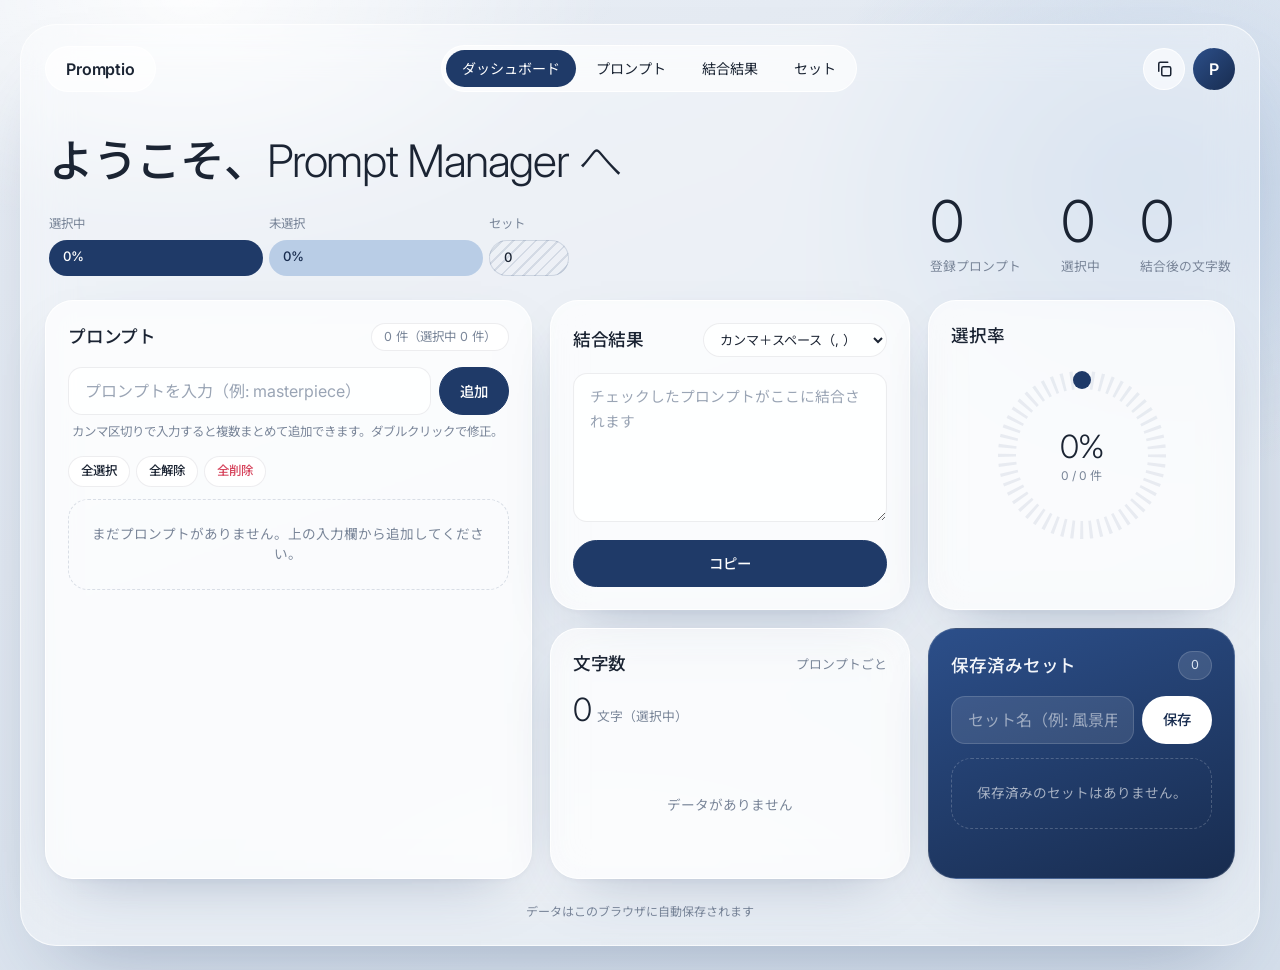
<file: prompt-manager/index.html>
<!doctype html>
<html lang="ja">
<head>
  <meta charset="utf-8">
  <meta name="viewport" content="width=device-width, initial-scale=1">
  <title>プロンプト管理</title>
  <meta name="theme-color" content="#dfe7f1">
  <link rel="preconnect" href="https://fonts.googleapis.com">
  <link rel="preconnect" href="https://fonts.gstatic.com" crossorigin>
  <link rel="stylesheet" href="https://fonts.googleapis.com/css2?family=Inter:wght@300;400;500;600;700&family=Noto+Sans+JP:wght@300;400;500;700&display=swap">
  <link rel="stylesheet" href="style.css">
</head>
<body>
  <div class="shell">
    <!-- トップバー -->
    <header class="topbar">
      <div class="brand">Promptio</div>
      <nav class="nav" aria-label="セクション">
        <a href="#prompts" class="nav-link active">ダッシュボード</a>
        <a href="#prompts" class="nav-link">プロンプト</a>
        <a href="#output-card" class="nav-link">結合結果</a>
        <a href="#presets" class="nav-link">セット</a>
      </nav>
      <div class="topbar-actions">
        <button id="copy-top" class="icon-btn" type="button" title="結合結果をコピー" aria-label="結合結果をコピー">
          <svg viewBox="0 0 24 24" fill="none" stroke="currentColor" stroke-width="2" stroke-linecap="round" stroke-linejoin="round"><rect x="9" y="9" width="12" height="12" rx="2"/><path d="M5 15V5a2 2 0 0 1 2-2h10"/></svg>
        </button>
        <div class="avatar" aria-hidden="true">P</div>
      </div>
    </header>

    <!-- ようこそ + 統計 -->
    <section class="hero">
      <div class="hero-left">
        <h1>ようこそ、<span class="thin">Prompt Manager へ</span></h1>
        <div class="segments" aria-label="選択状況">
          <div class="seg-labels">
            <span>選択中</span><span>未選択</span><span>セット</span>
          </div>
          <div class="seg-bar">
            <span id="seg-on" class="seg dark">0%</span>
            <span id="seg-off" class="seg light">0%</span>
            <span id="seg-sets" class="seg outline">0</span>
          </div>
        </div>
      </div>
      <div class="stats">
        <div class="stat"><span id="stat-total" class="stat-num">0</span><span class="stat-label">登録プロンプト</span></div>
        <div class="stat"><span id="stat-on" class="stat-num">0</span><span class="stat-label">選択中</span></div>
        <div class="stat"><span id="stat-chars" class="stat-num">0</span><span class="stat-label">結合後の文字数</span></div>
      </div>
    </section>

    <main class="grid">
      <!-- プロンプト一覧 -->
      <section id="prompts" class="card card-prompts">
        <div class="card-head">
          <h2>プロンプト</h2>
          <span id="count" class="chip"></span>
        </div>
        <form id="add-form" class="add-form">
          <input id="add-input" type="text" placeholder="プロンプトを入力（例: masterpiece）" autocomplete="off" required>
          <button type="submit" class="btn primary">追加</button>
        </form>
        <p class="hint">カンマ区切りで入力すると複数まとめて追加できます。ダブルクリックで修正。</p>

        <div class="list-toolbar">
          <button id="check-all" class="btn small">全選択</button>
          <button id="uncheck-all" class="btn small">全解除</button>
          <button id="clear-all" class="btn small danger">全削除</button>
        </div>

        <ul id="prompt-list" class="prompt-list"></ul>
        <p id="empty" class="empty">まだプロンプトがありません。上の入力欄から追加してください。</p>
      </section>

      <!-- 結合結果 -->
      <section id="output-card" class="card card-output">
        <div class="card-head">
          <h2>結合結果</h2>
          <select id="separator" aria-label="区切り文字">
            <option value=", ">カンマ＋スペース（, ）</option>
            <option value=",">カンマのみ（,）</option>
            <option value="、">読点（、）</option>
          </select>
        </div>
        <textarea id="output" rows="5" readonly placeholder="チェックしたプロンプトがここに結合されます"></textarea>
        <div class="output-actions">
          <button id="copy" class="btn primary wide">コピー</button>
          <span id="copy-status" class="copy-status" role="status"></span>
        </div>
      </section>

      <!-- 選択率リング -->
      <section class="card card-ring">
        <div class="card-head">
          <h2>選択率</h2>
        </div>
        <div class="ring-wrap">
          <svg class="ring" viewBox="0 0 120 120" aria-hidden="true">
            <circle class="ring-track" cx="60" cy="60" r="50"/>
            <circle id="ring-value" class="ring-value" cx="60" cy="60" r="50"/>
          </svg>
          <div class="ring-center">
            <span id="ring-pct" class="ring-pct">0%</span>
            <span id="ring-sub" class="ring-sub">0 / 0 件</span>
          </div>
        </div>
      </section>

      <!-- 文字数バー -->
      <section class="card card-bars">
        <div class="card-head">
          <h2>文字数</h2>
          <span class="muted">プロンプトごと</span>
        </div>
        <div class="bars-head">
          <span id="bars-total" class="bars-total">0</span><span class="muted">文字（選択中）</span>
        </div>
        <div id="bars" class="bars"></div>
      </section>

      <!-- セット（ダークカード） -->
      <section id="presets" class="card card-presets">
        <div class="card-head">
          <h2>保存済みセット</h2>
          <span id="preset-count" class="chip chip-dark">0</span>
        </div>
        <form id="preset-form" class="add-form">
          <input id="preset-name" type="text" placeholder="セット名（例: 風景用）" autocomplete="off" required>
          <button type="submit" class="btn light">保存</button>
        </form>
        <ul id="preset-list" class="preset-list"></ul>
        <p id="preset-empty" class="empty">保存済みのセットはありません。</p>
      </section>
    </main>

    <footer class="app-footer">データはこのブラウザに自動保存されます</footer>
  </div>

  <script src="app.js"></script>
</body>
</html>
</file>
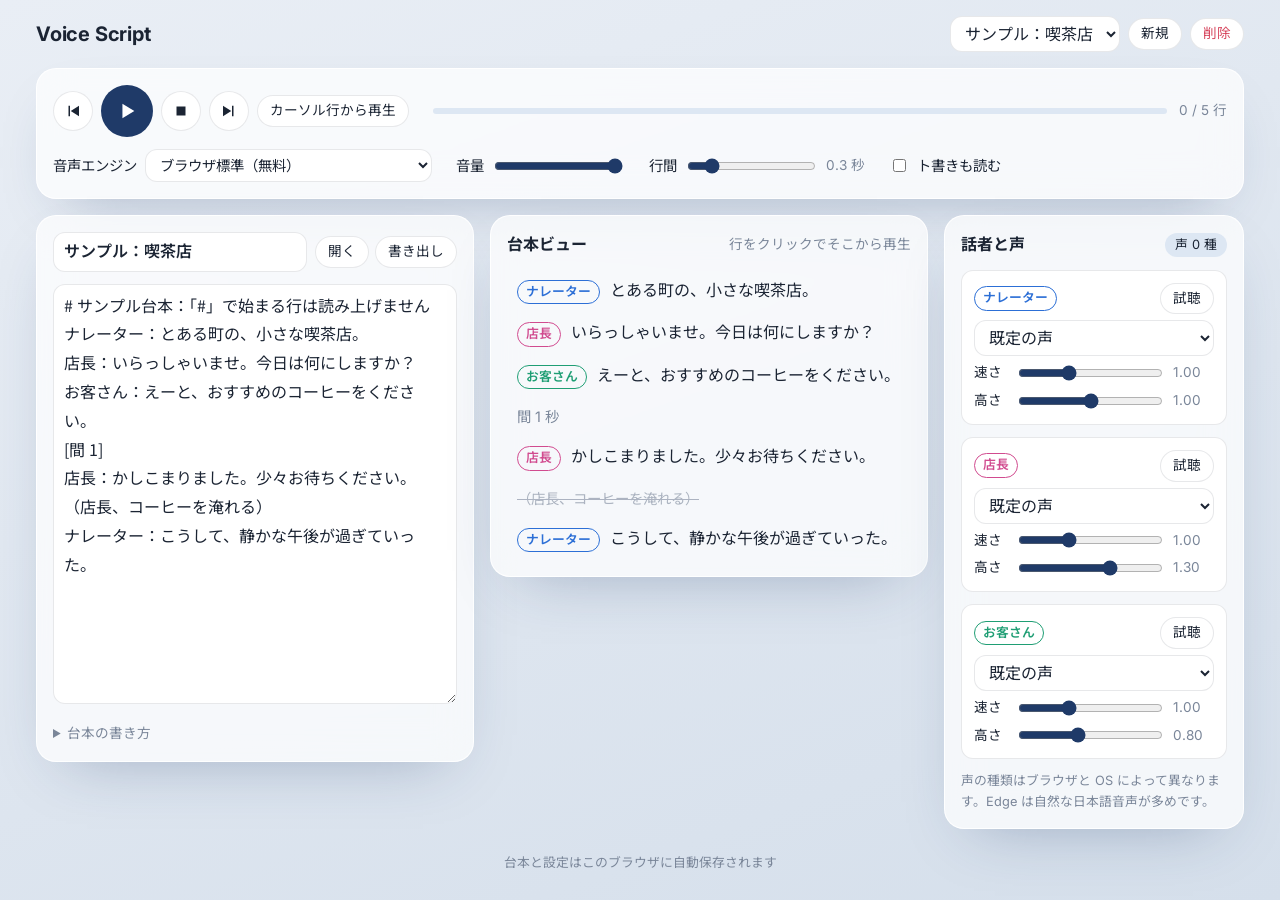
<file: voice-script/index.html>
<!doctype html>
<html lang="ja">
<head>
  <meta charset="utf-8">
  <meta name="viewport" content="width=device-width, initial-scale=1">
  <title>台本読み上げ</title>
  <meta name="theme-color" content="#1f3a68">
  <link rel="preconnect" href="https://fonts.googleapis.com">
  <link rel="preconnect" href="https://fonts.gstatic.com" crossorigin>
  <link rel="stylesheet" href="https://fonts.googleapis.com/css2?family=Inter:wght@400;500;600;700&family=Noto+Sans+JP:wght@400;500;700&display=swap">
  <link rel="stylesheet" href="style.css">
</head>
<body>
  <div class="shell">
    <!-- トップバー -->
    <header class="topbar">
      <div class="brand">Voice Script</div>
      <div class="script-picker">
        <select id="script-select" aria-label="台本を選択"></select>
        <button id="new-script" class="btn small" type="button">新規</button>
        <button id="delete-script" class="btn small danger" type="button">削除</button>
      </div>
    </header>

    <p id="unsupported" class="alert" hidden>
      このブラウザは音声読み上げ（Web Speech API）に対応していません。Chrome / Edge / Safari の最新版でお試しください。
    </p>

    <!-- 再生コントロール -->
    <section class="card player" aria-label="再生コントロール">
      <div class="player-buttons">
        <button id="prev" class="icon-btn" type="button" title="前の行" aria-label="前の行">
          <svg viewBox="0 0 24 24" fill="currentColor"><path d="M6 5h2v14H6zM20 5v14L9 12z"/></svg>
        </button>
        <button id="play" class="icon-btn play" type="button" title="再生" aria-label="再生">
          <svg class="i-play" viewBox="0 0 24 24" fill="currentColor"><path d="M7 4v16l13-8z"/></svg>
          <svg class="i-pause" viewBox="0 0 24 24" fill="currentColor"><path d="M6 4h4v16H6zM14 4h4v16h-4z"/></svg>
        </button>
        <button id="stop" class="icon-btn" type="button" title="停止" aria-label="停止">
          <svg viewBox="0 0 24 24" fill="currentColor"><path d="M6 6h12v12H6z"/></svg>
        </button>
        <button id="next" class="icon-btn" type="button" title="次の行" aria-label="次の行">
          <svg viewBox="0 0 24 24" fill="currentColor"><path d="M16 5h2v14h-2zM4 5v14l11-7z"/></svg>
        </button>
        <button id="play-cursor" class="btn small" type="button" title="エディタのカーソルがある行から再生">カーソル行から再生</button>
      </div>
      <div class="progress">
        <div class="progress-bar"><span id="progress-fill"></span></div>
        <span id="progress-text" class="muted">0 / 0 行</span>
      </div>
      <div class="player-settings">
        <label>音声エンジン <select id="engine" aria-label="音声エンジン"></select></label>
        <label>音量 <input id="volume" type="range" min="0" max="1" step="0.05"></label>
        <label>行間 <input id="gap" type="range" min="0" max="2" step="0.1"> <span id="gap-value" class="muted"></span></label>
        <label class="check"><input id="read-directions" type="checkbox"> ト書きも読む</label>
      </div>
      <div id="irodori-settings" class="server-settings" hidden>
        <label>サーバー URL <input id="irodori-url" type="text" placeholder="http://localhost:8088" autocomplete="off" spellcheck="false"></label>
        <label>API キー（設定した場合のみ） <input id="irodori-key" type="password" autocomplete="off"></label>
        <button id="irodori-connect" class="btn small" type="button">接続</button>
        <span id="irodori-status" class="muted" role="status"></span>
      </div>
    </section>

    <main class="grid">
      <!-- 台本エディタ -->
      <section class="card editor">
        <div class="card-head">
          <input id="title" class="title-input" type="text" placeholder="台本のタイトル" aria-label="台本のタイトル">
          <div class="file-actions">
            <label class="btn small">開く<input id="file-input" type="file" accept=".txt,text/plain" hidden></label>
            <button id="export" class="btn small" type="button">書き出し</button>
          </div>
        </div>
        <textarea id="script" spellcheck="false" placeholder="話者：セリフ の形式で入力します"></textarea>
        <details class="syntax">
          <summary>台本の書き方</summary>
          <ul>
            <li><code>話者：セリフ</code> … 話者ごとに声を変えて読みます（<code>:</code> 半角でも可）</li>
            <li>話者のない行 … 「ナレーション」として読みます</li>
            <li><code>[間 1.5]</code> … 指定秒数だけ無音（<code>[間]</code> だけなら 1 秒）</li>
            <li><code>（ト書き）</code> … 行全体が括弧なら読み飛ばします（設定で読み上げも可）</li>
            <li><code># コメント</code> … 読み上げません</li>
            <li><code>あははっ🤭</code> … 絵文字で感情を指定（Irodori-TTS のみ）</li>
          </ul>
        </details>
      </section>

      <!-- 読み上げビュー -->
      <section class="card reader">
        <div class="card-head">
          <h2>台本ビュー</h2>
          <span class="muted">行をクリックでそこから再生</span>
        </div>
        <ol id="lines" class="lines"></ol>
        <p id="lines-empty" class="empty">左のエディタに台本を入力してください。</p>
      </section>

      <!-- 話者設定 -->
      <section class="card speakers">
        <div class="card-head">
          <h2>話者と声</h2>
          <span id="voice-count" class="chip"></span>
        </div>
        <ul id="speaker-list" class="speaker-list"></ul>
        <p id="voice-hint" class="hint"></p>
      </section>
    </main>

    <footer class="app-footer">台本と設定はこのブラウザに自動保存されます</footer>
  </div>

  <script src="engines.js"></script>
  <script src="app.js"></script>
</body>
</html>
</file>
<file: prompt-manager/style.css>
:root {
  --bg-1: #e9eef5;
  --bg-2: #d5dfeb;
  --glass: rgba(255, 255, 255, 0.62);
  --glass-strong: rgba(255, 255, 255, 0.85);
  --glass-border: rgba(255, 255, 255, 0.9);
  --text: #1b2433;
  --muted: #7a8699;
  --line: rgba(27, 36, 51, 0.08);
  --navy: #1f3a68;
  --navy-2: #2c4f8a;
  --navy-deep: #182c4f;
  --sky: #b9cde6;
  --sky-soft: #dde7f3;
  --danger: #d6455d;
  --radius-xl: 28px;
  --radius-lg: 20px;
  --radius-md: 14px;
  --shadow: 0 24px 60px -30px rgba(31, 58, 104, 0.35), 0 2px 6px rgba(31, 58, 104, 0.04);
}

* { box-sizing: border-box; }

html { color-scheme: light; scroll-behavior: smooth; }

body {
  margin: 0;
  min-height: 100vh;
  color: var(--text);
  font-family: "Inter", "Noto Sans JP", system-ui, -apple-system, "Hiragino Sans", sans-serif;
  line-height: 1.5;
  -webkit-font-smoothing: antialiased;
  background: linear-gradient(160deg, var(--bg-1), var(--bg-2));
}
body::before {
  content: "";
  position: fixed;
  inset: 0;
  z-index: -1;
  pointer-events: none;
  background:
    radial-gradient(700px 400px at 15% 0%, rgba(255, 255, 255, 0.9), transparent 60%),
    radial-gradient(600px 500px at 90% 20%, rgba(185, 205, 230, 0.7), transparent 60%),
    radial-gradient(800px 500px at 50% 110%, rgba(255, 255, 255, 0.6), transparent 60%);
}

/* 全体を包む大きなガラスパネル */
.shell {
  max-width: 1240px;
  margin: 24px auto;
  padding: 20px 24px 8px;
  border-radius: 36px;
  background: rgba(255, 255, 255, 0.35);
  border: 1px solid rgba(255, 255, 255, 0.7);
  box-shadow: 0 40px 80px -40px rgba(31, 58, 104, 0.35);
  backdrop-filter: blur(24px);
  -webkit-backdrop-filter: blur(24px);
}

/* ---- トップバー ---- */
.topbar { display: flex; align-items: center; gap: 16px; }
.brand {
  padding: 10px 20px;
  border-radius: 999px;
  border: 1px solid var(--glass-border);
  background: var(--glass);
  font-weight: 600;
  letter-spacing: -0.01em;
}
.nav {
  display: flex;
  gap: 4px;
  margin: 0 auto;
  padding: 4px;
  border-radius: 999px;
  background: var(--glass);
  border: 1px solid var(--glass-border);
  overflow-x: auto;
  scrollbar-width: none;
}
.nav::-webkit-scrollbar { display: none; }
.nav-link {
  padding: 8px 16px;
  border-radius: 999px;
  color: var(--text);
  text-decoration: none;
  font-size: 0.88rem;
  white-space: nowrap;
  transition: background .15s, color .15s;
}
.nav-link:hover { background: rgba(255, 255, 255, 0.8); }
.nav-link.active { background: var(--navy); color: #fff; }
.topbar-actions { display: flex; align-items: center; gap: 8px; }
.icon-btn {
  width: 42px; height: 42px;
  display: grid; place-items: center;
  border-radius: 50%;
  border: 1px solid var(--glass-border);
  background: var(--glass);
  color: var(--text);
  cursor: pointer;
  transition: background .15s;
}
.icon-btn:hover { background: #fff; }
.icon-btn svg { width: 18px; height: 18px; }
.avatar {
  width: 42px; height: 42px;
  display: grid; place-items: center;
  border-radius: 50%;
  background: linear-gradient(135deg, var(--navy-2), var(--navy-deep));
  color: #fff;
  font-weight: 600;
}

/* ---- ヒーロー ---- */
.hero {
  display: flex;
  justify-content: space-between;
  align-items: flex-end;
  gap: 24px;
  flex-wrap: wrap;
  padding: 36px 4px 24px;
}
.hero h1 {
  margin: 0 0 20px;
  font-size: clamp(1.8rem, 4vw, 2.8rem);
  font-weight: 500;
  letter-spacing: -0.03em;
}
.hero h1 .thin { font-weight: 300; }

.segments { max-width: 520px; }
.seg-labels {
  display: grid;
  grid-template-columns: var(--seg-cols, 1fr 1fr 80px);
  gap: 6px;
  font-size: 0.78rem;
  color: var(--muted);
  margin-bottom: 6px;
}
.seg-bar { display: grid; grid-template-columns: var(--seg-cols, 1fr 1fr 80px); gap: 6px; }
.seg {
  min-width: 0;
  padding: 7px 14px;
  border-radius: 999px;
  font-size: 0.82rem;
  font-weight: 500;
  white-space: nowrap;
  overflow: hidden;
  text-overflow: ellipsis;
  transition: all .3s ease;
}
.seg.dark { background: var(--navy); color: #fff; }
.seg.light { background: var(--sky); color: var(--navy-deep); }
.seg.outline {
  color: var(--text);
  background: repeating-linear-gradient(-45deg, transparent 0 6px, rgba(31, 58, 104, 0.12) 6px 8px);
  border: 1px solid rgba(31, 58, 104, 0.15);
}

.stats { display: flex; gap: 40px; }
.stat { display: flex; flex-direction: column; align-items: flex-start; }
.stat-num {
  font-size: clamp(2.4rem, 5vw, 3.6rem);
  font-weight: 300;
  letter-spacing: -0.04em;
  line-height: 1;
}
.stat-label { margin-top: 6px; font-size: 0.8rem; color: var(--muted); }

/* ---- グリッド ---- */
.grid {
  display: grid;
  grid-template-columns: minmax(0, 1.35fr) minmax(0, 1fr) minmax(0, 0.85fr);
  grid-template-areas:
    "prompts output ring"
    "prompts bars   presets";
  gap: 18px;
  align-items: stretch;
}
.card-prompts { grid-area: prompts; }
.card-output { grid-area: output; }
.card-ring { grid-area: ring; }
.card-bars { grid-area: bars; }
.card-presets { grid-area: presets; }

@media (max-width: 1080px) {
  .grid {
    grid-template-columns: minmax(0, 1fr) minmax(0, 1fr);
    grid-template-areas:
      "prompts output"
      "prompts ring"
      "bars    presets";
  }
}
@media (max-width: 720px) {
  .grid {
    grid-template-columns: minmax(0, 1fr);
    grid-template-areas: "output" "prompts" "ring" "bars" "presets";
  }
}

.card {
  min-width: 0;
  padding: 22px;
  border-radius: var(--radius-xl);
  background: var(--glass);
  border: 1px solid var(--glass-border);
  box-shadow: var(--shadow);
  backdrop-filter: blur(18px);
  -webkit-backdrop-filter: blur(18px);
}
.card-head {
  display: flex;
  justify-content: space-between;
  align-items: center;
  gap: 10px;
  margin-bottom: 16px;
}
.card h2 { margin: 0; font-size: 1.1rem; font-weight: 500; letter-spacing: -0.01em; }

.chip {
  padding: 4px 12px;
  border-radius: 999px;
  font-size: 0.78rem;
  background: rgba(255, 255, 255, 0.85);
  border: 1px solid var(--line);
  color: var(--muted);
  white-space: nowrap;
}
.chip-dark { background: rgba(255, 255, 255, 0.12); border-color: rgba(255, 255, 255, 0.15); color: #dbe5f3; }

/* ---- フォーム ---- */
input[type="text"], select, textarea {
  font: inherit;
  color: var(--text);
  background: rgba(255, 255, 255, 0.8);
  border: 1px solid var(--line);
  border-radius: var(--radius-md);
  padding: 11px 16px;
  transition: border-color .15s, box-shadow .15s;
}
input[type="text"]::placeholder, textarea::placeholder { color: #9aa5b5; }
input[type="text"]:focus, select:focus, textarea:focus {
  outline: none;
  border-color: var(--navy-2);
  box-shadow: 0 0 0 4px rgba(44, 79, 138, 0.15);
}
select { padding: 7px 12px; font-size: 0.82rem; border-radius: 999px; cursor: pointer; min-width: 0; max-width: 60%; }
textarea { width: 100%; resize: vertical; min-height: 120px; line-height: 1.7; font-size: 0.92rem; }

input[type="checkbox"] {
  appearance: none;
  -webkit-appearance: none;
  width: 22px; height: 22px;
  margin: 0;
  flex-shrink: 0;
  border-radius: 50%;
  border: 1.5px solid #b8c3d3;
  background: #fff;
  cursor: pointer;
  display: grid;
  place-items: center;
  transition: background .15s, border-color .15s;
}
input[type="checkbox"]::after {
  content: "";
  width: 5px; height: 10px;
  border: solid #fff;
  border-width: 0 2px 2px 0;
  transform: rotate(45deg) translate(-1px, -1px) scale(0);
  transition: transform .15s;
}
input[type="checkbox"]:checked { background: var(--navy); border-color: var(--navy); }
input[type="checkbox"]:checked::after { transform: rotate(45deg) translate(-1px, -1px) scale(1); }
input[type="checkbox"]:focus-visible { outline: 2px solid var(--navy-2); outline-offset: 2px; }

/* ---- ボタン ---- */
.btn {
  font: inherit;
  font-size: 0.9rem;
  font-weight: 500;
  cursor: pointer;
  padding: 10px 20px;
  border-radius: 999px;
  border: 1px solid var(--line);
  background: rgba(255, 255, 255, 0.9);
  color: var(--text);
  white-space: nowrap;
  transition: background .15s, transform .1s, box-shadow .15s, opacity .15s;
}
.btn:hover { background: #fff; box-shadow: 0 6px 16px -10px rgba(31, 58, 104, 0.5); }
.btn:active { transform: translateY(1px); }
.btn:focus-visible { outline: 2px solid var(--navy-2); outline-offset: 2px; }
.btn.primary { background: var(--navy); border-color: var(--navy); color: #fff; }
.btn.primary:hover { background: var(--navy-2); }
.btn.light { background: #fff; color: var(--navy-deep); border-color: transparent; }
.btn.danger { color: var(--danger); }
.btn.small { padding: 5px 12px; font-size: 0.78rem; }
.btn.wide { width: 100%; padding: 12px 20px; }
.btn:disabled { opacity: 0.3; cursor: default; pointer-events: none; }

.add-form { display: flex; gap: 8px; }
.add-form input { flex: 1; min-width: 0; }
.hint { margin: 8px 4px 14px; font-size: 0.78rem; color: var(--muted); }
.muted { color: var(--muted); font-size: 0.8rem; }

.list-toolbar { display: flex; gap: 6px; flex-wrap: wrap; margin-bottom: 12px; }

.prompt-list, .preset-list { list-style: none; margin: 0; padding: 0; }

/* ---- プロンプト項目 ---- */
.prompt-item {
  display: flex;
  align-items: center;
  gap: 12px;
  padding: 10px 12px;
  margin-bottom: 8px;
  border-radius: var(--radius-lg);
  background: rgba(255, 255, 255, 0.75);
  border: 1px solid rgba(255, 255, 255, 0.95);
  transition: background .15s, box-shadow .15s;
  animation: pop-in .25s ease;
}
.prompt-item:hover { background: #fff; box-shadow: 0 10px 24px -18px rgba(31, 58, 104, 0.6); }
.prompt-item.disabled { background: rgba(255, 255, 255, 0.4); }
.prompt-item.disabled .prompt-text { color: var(--muted); text-decoration: line-through; }
.prompt-index {
  width: 30px; height: 30px;
  flex-shrink: 0;
  display: grid; place-items: center;
  border-radius: 50%;
  background: var(--sky-soft);
  color: var(--navy);
  font-size: 0.72rem;
  font-weight: 600;
}
.prompt-text { flex: 1; min-width: 0; overflow-wrap: anywhere; font-weight: 500; }
.prompt-item input[type="text"] { flex: 1; min-width: 0; padding: 6px 12px; }
.item-actions { display: flex; gap: 4px; flex-shrink: 0; flex-wrap: wrap; justify-content: flex-end; }

@media (hover: hover) and (min-width: 561px) {
  .prompt-item .item-actions { opacity: 0.35; transition: opacity .15s; }
  .prompt-item:hover .item-actions, .prompt-item:focus-within .item-actions { opacity: 1; }
}
@media (max-width: 560px) {
  .prompt-item { flex-wrap: wrap; }
  .prompt-item .item-actions { width: 100%; }
}

@keyframes pop-in {
  from { opacity: 0; transform: translateY(4px); }
  to { opacity: 1; transform: none; }
}

/* ---- 結合結果 ---- */
.output-actions { position: relative; margin-top: 12px; }
.copy-status {
  position: absolute;
  right: 18px;
  top: 50%;
  transform: translateY(-50%);
  color: #fff;
  font-size: 0.82rem;
  pointer-events: none;
}

/* ---- リング ---- */
.ring-wrap { position: relative; width: min(180px, 100%); aspect-ratio: 1; margin: 4px auto 6px; }
.ring { width: 100%; height: 100%; transform: rotate(-90deg); }
.ring-track { fill: none; stroke: rgba(31, 58, 104, 0.08); stroke-width: 12; stroke-dasharray: 2 4; }
.ring-value {
  fill: none;
  stroke: var(--navy);
  stroke-width: 12;
  stroke-linecap: round;
  stroke-dasharray: 314.16;
  stroke-dashoffset: 314.16;
  transition: stroke-dashoffset .5s ease;
}
.ring-center { position: absolute; inset: 0; display: flex; flex-direction: column; align-items: center; justify-content: center; }
.ring-pct { font-size: 2rem; font-weight: 300; letter-spacing: -0.03em; line-height: 1; }
.ring-sub { margin-top: 4px; font-size: 0.75rem; color: var(--muted); }

/* ---- 文字数バー ---- */
.bars-head { display: flex; align-items: baseline; gap: 6px; margin-bottom: 10px; }
.bars-total { font-size: 2rem; font-weight: 300; letter-spacing: -0.03em; line-height: 1; }
.bars {
  display: flex;
  align-items: flex-end;
  gap: 6px;
  height: 120px;
  padding-top: 18px;
}
.bar {
  position: relative;
  flex: 1;
  min-width: 6px;
  max-width: 28px;
  height: var(--h, 10%);
  border-radius: 999px;
  background: var(--sky);
  transition: height .35s ease, background .2s;
}
.bar.on { background: var(--navy); }
.bar::after {
  content: attr(data-len);
  position: absolute;
  top: -18px; left: 50%;
  transform: translateX(-50%);
  font-size: 0.65rem;
  color: var(--muted);
}
.bars-empty { color: var(--muted); font-size: 0.85rem; align-self: center; margin: 0 auto; }

/* ---- セット（ダークカード） ---- */
.card-presets {
  background: linear-gradient(160deg, var(--navy-2), var(--navy-deep));
  border-color: rgba(255, 255, 255, 0.15);
  color: #f2f5fa;
}
.card-presets input[type="text"] {
  background: rgba(255, 255, 255, 0.1);
  border-color: rgba(255, 255, 255, 0.15);
  color: #fff;
}
.card-presets input[type="text"]::placeholder { color: rgba(255, 255, 255, 0.5); }
.card-presets input[type="text"]:focus { border-color: rgba(255, 255, 255, 0.5); box-shadow: 0 0 0 4px rgba(255, 255, 255, 0.1); }
.preset-list:not(:empty), .card-presets .empty { margin-top: 14px; }
.preset-item {
  display: grid;
  grid-template-columns: auto 1fr;
  gap: 4px 12px;
  padding: 12px 4px;
  border-bottom: 1px solid rgba(255, 255, 255, 0.1);
}
.preset-item:last-child { border-bottom: none; }
.preset-icon {
  grid-row: span 3;
  width: 34px; height: 34px;
  display: grid; place-items: center;
  border-radius: 50%;
  background: rgba(255, 255, 255, 0.12);
}
.preset-icon svg { width: 16px; height: 16px; }
.preset-name { font-weight: 500; overflow-wrap: anywhere; }
.preset-text {
  font-size: 0.75rem;
  color: rgba(255, 255, 255, 0.6);
  overflow-wrap: anywhere;
  display: -webkit-box;
  -webkit-line-clamp: 2;
  -webkit-box-orient: vertical;
  overflow: hidden;
}
.preset-actions { display: flex; flex-wrap: wrap; gap: 4px; margin-top: 4px; }
.preset-actions .btn {
  background: rgba(255, 255, 255, 0.1);
  border-color: rgba(255, 255, 255, 0.12);
  color: #fff;
}
.preset-actions .btn:hover { background: rgba(255, 255, 255, 0.2); box-shadow: none; }
.preset-actions .btn.primary { background: #fff; color: var(--navy-deep); border-color: #fff; }
.preset-actions .btn.danger { color: #ffb3c0; }
.card-presets .empty { color: rgba(255, 255, 255, 0.6); border-color: rgba(255, 255, 255, 0.2); }

.empty {
  margin: 0;
  padding: 24px 12px;
  text-align: center;
  font-size: 0.85rem;
  color: var(--muted);
  border: 1.5px dashed rgba(31, 58, 104, 0.15);
  border-radius: var(--radius-lg);
}
.hidden { display: none; }

.app-footer { text-align: center; color: var(--muted); font-size: 0.75rem; padding: 24px 0 16px; }

/* ---- スマホ ---- */
@media (max-width: 720px) {
  .shell { margin: 0; padding: 16px; border-radius: 0; border: none; }
  .topbar { flex-wrap: wrap; }
  .nav { order: 3; width: 100%; margin: 0; }
  .topbar-actions { margin-left: auto; }
  .nav-link { padding: 8px 8px; font-size: 0.76rem; flex: 1; text-align: center; }
  .seg { padding: 7px 10px; }
  .hero { padding-top: 24px; }
  .stats { width: 100%; justify-content: space-between; gap: 12px; }
  .card { padding: 18px 16px; border-radius: 24px; }
}

@media (prefers-reduced-motion: reduce) {
  * { animation: none !important; transition: none !important; }
}
</file>
<file: voice-script/style.css>
:root {
  --bg-1: #e9eef5;
  --bg-2: #d5dfeb;
  --card: rgba(255, 255, 255, 0.72);
  --card-border: rgba(255, 255, 255, 0.9);
  --field: #ffffff;
  --text: #1b2433;
  --muted: #7a8699;
  --line: rgba(27, 36, 51, 0.1);
  --accent: #1f3a68;
  --accent-text: #ffffff;
  --accent-soft: #dde7f3;
  --current: #fff4cc;
  --danger: #d6455d;
  --c0: #2c6fd6;
  --c1: #d14b8f;
  --c2: #1f9e74;
  --c3: #c77a12;
  --c4: #7a52cc;
  --c5: #c2412d;
  --radius-lg: 20px;
  --radius-md: 12px;
  --shadow: 0 24px 60px -30px rgba(31, 58, 104, 0.35);
}

@media (prefers-color-scheme: dark) {
  :root {
    --bg-1: #10151f;
    --bg-2: #1a2232;
    --card: rgba(30, 38, 54, 0.78);
    --card-border: rgba(255, 255, 255, 0.06);
    --field: #121926;
    --text: #e6ebf3;
    --muted: #8d99ad;
    --line: rgba(255, 255, 255, 0.09);
    --accent: #8fb3ec;
    --accent-text: #10151f;
    --accent-soft: #24324a;
    --current: #3b3418;
    --c0: #7aa8f0;
    --c1: #ec8bbd;
    --c2: #5ccaa3;
    --c3: #e6ad5c;
    --c4: #b195ee;
    --c5: #ef8a78;
    --shadow: 0 24px 60px -30px rgba(0, 0, 0, 0.6);
  }
}

* { box-sizing: border-box; }
[hidden] { display: none !important; }

html { color-scheme: light dark; }

body {
  margin: 0;
  min-height: 100vh;
  color: var(--text);
  font-family: "Inter", "Noto Sans JP", system-ui, -apple-system, "Hiragino Sans", sans-serif;
  line-height: 1.6;
  -webkit-font-smoothing: antialiased;
  background: linear-gradient(160deg, var(--bg-1), var(--bg-2));
}

.shell {
  max-width: 1240px;
  margin: 0 auto;
  padding: 16px;
}

button, input, select, textarea { font: inherit; color: inherit; }

/* ---- トップバー ---- */
.topbar {
  display: flex;
  align-items: center;
  justify-content: space-between;
  flex-wrap: wrap;
  gap: 12px;
  margin-bottom: 16px;
}
.brand { font-weight: 700; font-size: 1.25rem; letter-spacing: -0.01em; }
.script-picker { display: flex; gap: 8px; align-items: center; min-width: 0; }
.script-picker select { min-width: 0; max-width: 260px; }

/* ---- 共通パーツ ---- */
.card {
  background: var(--card);
  border: 1px solid var(--card-border);
  border-radius: var(--radius-lg);
  box-shadow: var(--shadow);
  padding: 16px;
  backdrop-filter: blur(18px);
  -webkit-backdrop-filter: blur(18px);
  min-width: 0;
}
.card-head {
  display: flex;
  align-items: center;
  justify-content: space-between;
  gap: 8px;
  margin-bottom: 12px;
}
.card-head h2 { margin: 0; font-size: 1rem; }

.btn {
  display: inline-flex;
  align-items: center;
  justify-content: center;
  padding: 8px 14px;
  border: 1px solid var(--line);
  border-radius: 999px;
  background: var(--field);
  cursor: pointer;
  white-space: nowrap;
}
.btn:hover { border-color: var(--accent); }
.btn.small { padding: 4px 12px; font-size: 0.85rem; }
.btn.danger { color: var(--danger); }

select, input[type="text"], input[type="password"], textarea {
  border: 1px solid var(--line);
  border-radius: var(--radius-md);
  background: var(--field);
  padding: 6px 10px;
}
input[type="range"] { accent-color: var(--accent); }

.muted { color: var(--muted); font-size: 0.85rem; }
.hint { color: var(--muted); font-size: 0.8rem; margin: 12px 0 0; }
.empty { color: var(--muted); text-align: center; padding: 24px 0; margin: 0; }
.chip {
  font-size: 0.8rem;
  padding: 2px 10px;
  border-radius: 999px;
  background: var(--accent-soft);
}
.alert {
  background: #fde8eb;
  color: #8a1d30;
  border-radius: var(--radius-md);
  padding: 12px 16px;
}

/* ---- 再生コントロール ---- */
.player {
  display: grid;
  grid-template-columns: auto 1fr;
  gap: 12px 24px;
  align-items: center;
  margin-bottom: 16px;
}
.player-buttons { display: flex; align-items: center; gap: 8px; flex-wrap: wrap; }
.icon-btn {
  width: 40px;
  height: 40px;
  display: inline-grid;
  place-items: center;
  border-radius: 50%;
  border: 1px solid var(--line);
  background: var(--field);
  cursor: pointer;
}
.icon-btn svg { width: 18px; height: 18px; }
.icon-btn.play {
  width: 52px;
  height: 52px;
  background: var(--accent);
  color: var(--accent-text);
  border-color: transparent;
}
.icon-btn.play svg { width: 22px; height: 22px; }
.i-pause, body.playing .i-play { display: none; }
body.playing .i-pause { display: block; }
body.unsupported .player button { opacity: 0.4; pointer-events: none; }

.progress { display: flex; align-items: center; gap: 12px; min-width: 0; }
.progress-bar {
  flex: 1;
  height: 6px;
  border-radius: 999px;
  background: var(--accent-soft);
  overflow: hidden;
}
.progress-bar span {
  display: block;
  height: 100%;
  width: 0;
  background: var(--accent);
  transition: width 0.3s;
}
.player-settings {
  grid-column: 1 / -1;
  display: flex;
  flex-wrap: wrap;
  gap: 8px 24px;
  font-size: 0.9rem;
}
.player-settings label { display: flex; align-items: center; gap: 8px; }
.player-settings select { max-width: 100%; }
.server-settings {
  grid-column: 1 / -1;
  display: flex;
  flex-wrap: wrap;
  align-items: center;
  gap: 8px 16px;
  padding-top: 12px;
  border-top: 1px solid var(--line);
  font-size: 0.9rem;
}
.server-settings label { display: flex; align-items: center; gap: 8px; min-width: 0; }
.server-settings input { width: 220px; max-width: 100%; }
.server-settings .ok { color: var(--c2); }
.server-settings .error { color: var(--danger); }

/* ---- レイアウト ---- */
.grid {
  display: grid;
  grid-template-columns: minmax(0, 1fr) minmax(0, 1fr) 300px;
  gap: 16px;
  align-items: start;
}

/* ---- エディタ ---- */
.title-input { flex: 1; min-width: 0; font-weight: 600; }
.file-actions { display: flex; gap: 6px; }
#script {
  width: 100%;
  min-height: 420px;
  resize: vertical;
  line-height: 1.8;
  font-family: "Noto Sans JP", ui-monospace, monospace;
}
.syntax { margin-top: 12px; font-size: 0.85rem; }
.syntax summary { cursor: pointer; color: var(--muted); }
.syntax ul { padding-left: 1.2em; margin: 8px 0 0; }
.syntax code {
  background: var(--accent-soft);
  padding: 0 4px;
  border-radius: 4px;
}

/* ---- 台本ビュー ---- */
.lines {
  list-style: none;
  margin: 0;
  padding: 0;
  max-height: 520px;
  overflow-y: auto;
}
.line {
  display: flex;
  gap: 10px;
  align-items: baseline;
  padding: 8px 10px;
  border-radius: var(--radius-md);
  cursor: pointer;
}
.line:hover { background: var(--accent-soft); }
.line.current { background: var(--current); }
.line .text { min-width: 0; overflow-wrap: anywhere; }
.line.direction .text, .pause-label { color: var(--muted); font-size: 0.9rem; }
.line.skipped .text { text-decoration: line-through; opacity: 0.6; }

.who {
  flex: none;
  font-size: 0.8rem;
  font-weight: 600;
  padding: 1px 8px;
  border-radius: 999px;
  border: 1px solid currentColor;
}
.who.c0 { color: var(--c0); }
.who.c1 { color: var(--c1); }
.who.c2 { color: var(--c2); }
.who.c3 { color: var(--c3); }
.who.c4 { color: var(--c4); }
.who.c5 { color: var(--c5); }

/* ---- 話者設定 ---- */
.speaker-list { list-style: none; margin: 0; padding: 0; display: grid; gap: 12px; }
.speaker {
  display: grid;
  gap: 6px;
  padding: 12px;
  border-radius: var(--radius-md);
  background: var(--field);
  border: 1px solid var(--line);
}
.speaker-head { display: flex; justify-content: space-between; align-items: center; }
.speaker select { width: 100%; }
.speaker .caption {
  width: 100%;
  resize: vertical;
  font-size: 0.85rem;
  border: 1px solid var(--line);
  border-radius: var(--radius-md);
  background: var(--field);
  padding: 6px 10px;
}
.slider { display: grid; grid-template-columns: 2.5em 1fr 3em; align-items: center; gap: 8px; font-size: 0.85rem; }

.app-footer { text-align: center; color: var(--muted); font-size: 0.8rem; padding: 24px 0 8px; }

/* ---- レスポンシブ ---- */
@media (max-width: 1000px) {
  .grid { grid-template-columns: minmax(0, 1fr) minmax(0, 1fr); }
  .speakers { grid-column: 1 / -1; }
}
@media (max-width: 680px) {
  .grid { grid-template-columns: minmax(0, 1fr); }
  .player { grid-template-columns: minmax(0, 1fr); }
  #script { min-height: 260px; }
  .lines { max-height: 360px; }
  .script-picker { width: 100%; }
  .script-picker select { flex: 1; max-width: none; }
  .player-settings label, .server-settings label { flex-wrap: wrap; }
  .server-settings input { width: 100%; }
}
</file>
